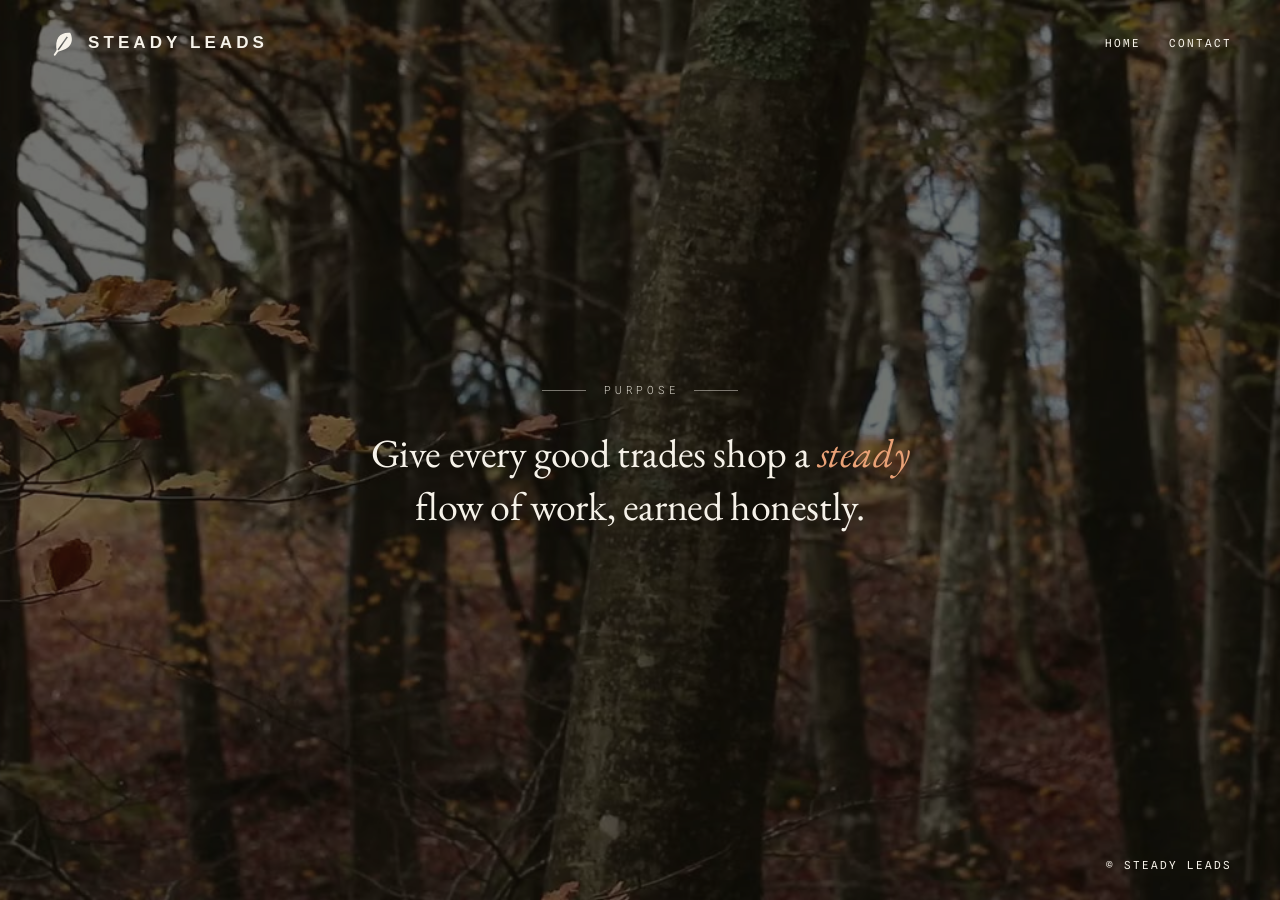
<file: index.html>
<!DOCTYPE html>
<html lang="en">
<head>
<meta charset="utf-8">
<meta name="viewport" content="width=device-width, initial-scale=1">
<title>Steady Leads</title>
<meta name="description" content="Steady Leads: marketing for the trades.">
<link rel="icon" href="assets/favicon.svg" type="image/svg+xml">
<link rel="preconnect" href="https://fonts.googleapis.com">
<link rel="preconnect" href="https://fonts.gstatic.com" crossorigin>
<link href="https://fonts.googleapis.com/css2?family=EB+Garamond:ital,wght@0,400;1,400&family=Spline+Sans+Mono:wght@300;400;500&display=swap" rel="stylesheet">
<style>
/* Landing: one full-screen forest video, a purpose statement, nothing else. Single dark theme by choice. */
:root {
  color-scheme: dark;
  --cream: #F6F2E9;
  --leaf: #E9A176;
  --shade: rgba(14, 16, 12, 0.58);
  --serif: "EB Garamond", Garamond, Georgia, serif;
  --mono: "Spline Sans Mono", ui-monospace, Menlo, Consolas, monospace;
}
* { box-sizing: border-box; }
html, body { height: 100%; }
body { margin: 0; background: #14170F; color: var(--cream); font-family: var(--mono); overflow: hidden; }
.bg { position: fixed; inset: 0; width: 100%; height: 100%; object-fit: cover; background-size: cover; background-position: center; }
.shade { position: fixed; inset: 0; background: var(--shade); }
.phone .shade { background: rgba(14, 16, 12, 0.66); }
.frame { position: relative; height: 100%; display: flex; flex-direction: column; padding: 28px 48px; }
.top { display: flex; align-items: center; justify-content: space-between; gap: 20px; }
.logo { display: flex; align-items: center; gap: 10px; color: var(--cream); text-decoration: none; font-family: "Trebuchet MS", "Lucida Grande", Arial, sans-serif; font-weight: 700; font-size: 17px; letter-spacing: .24em; text-transform: uppercase; }
.links { display: flex; gap: 28px; }
.links a, .foot { font-size: 11px; letter-spacing: .18em; text-transform: uppercase; color: var(--cream); text-decoration: none; }
.links a { padding: 8px 0; }
.links a:hover { text-decoration: underline; text-underline-offset: 5px; }
:focus-visible { outline: 2px solid var(--cream); outline-offset: 4px; }
.mid { flex: 1; display: flex; flex-direction: column; align-items: center; justify-content: center; text-align: center; gap: 30px; padding: 24px 0; }
.label { display: flex; align-items: center; gap: 18px; font-size: 11px; font-weight: 300; letter-spacing: .34em; text-transform: uppercase; color: rgba(246, 242, 233, .8); }
.label span { margin-right: -.34em; }
.label::before, .label::after { content: ""; width: 44px; height: 1px; background: rgba(246, 242, 233, .45); }
h1 { margin: 0; font-family: var(--serif); font-weight: 400; font-size: clamp(27px, 3.7vw, 40px); line-height: 1.32; letter-spacing: -.01em; max-width: 15.5em; text-wrap: balance; }
h1 em { color: var(--leaf); }
.foot { align-self: flex-end; }
@media (max-width: 600px) { .frame { padding: 22px 20px; } .logo { font-size: 14px; letter-spacing: .18em; } .links { gap: 18px; } }
</style>
</head>
<body>
<video class="bg" id="bg" muted loop playsinline preload="auto" aria-hidden="true" tabindex="-1"></video>
<div class="shade"></div>
<div class="frame">
  <div class="top">
    <a class="logo" href="home.html" aria-label="Steady Leads home">
      <svg width="30" height="30" viewBox="0 0 24 24" aria-hidden="true"><g transform="rotate(35 12 12)"><path fill-rule="evenodd" d="M12 2C18.5 5.5 20.5 12.5 12 20.5C3.5 12.5 5.5 5.5 12 2ZM11.4 6V19H12.6V6Z" fill="#F6F2E9"/><path d="M12 19.5V23.5" stroke="#F6F2E9" stroke-width="1.6" stroke-linecap="round"/></g></svg>
      Steady Leads
    </a>
    <div class="links">
      <a href="home.html" id="l-home">Home</a>
      <a href="home.html#contact" id="l-contact">Contact</a>
    </div>
  </div>
  <main class="mid">
    <div class="label"><span id="l-label">Purpose</span></div>
    <h1 id="l-purpose">Give every good trades shop a <em>steady</em> flow of work, earned honestly.</h1>
  </main>
  <div class="foot">© Steady Leads</div>
</div>
<script>
// Phones get a tall crop of the golden-leaves clip; wider screens get the forest trunk.
const phone = window.matchMedia("(max-width: 760px)").matches;
const pick = phone ? "forest-mobile" : "forest-2";
if (phone) document.documentElement.classList.add("phone");
const v = document.getElementById("bg");
v.poster = "assets/" + pick + ".jpg";
v.style.backgroundImage = "url(assets/" + pick + ".jpg)";
const still = window.matchMedia("(prefers-reduced-motion: reduce)").matches;
if (!still) {
  v.src = "assets/" + pick + ".mp4";
  const p = v.play();
  if (p && p.catch) p.catch(() => {});
}
// Follow the language chosen on the rest of the site.
let lang = null;
try { lang = localStorage.getItem("sl-lang"); } catch (e) {}
if (lang === "es") {
  document.documentElement.lang = "es";
  document.getElementById("l-home").textContent = "Inicio";
  document.getElementById("l-contact").textContent = "Contacto";
  document.getElementById("l-label").textContent = "Propósito";
  document.getElementById("l-purpose").innerHTML = "Darle a cada buen negocio de oficios un flujo <em>constante</em> de trabajo, ganado con honestidad.";
}
</script>
</body>
</html>
</file>
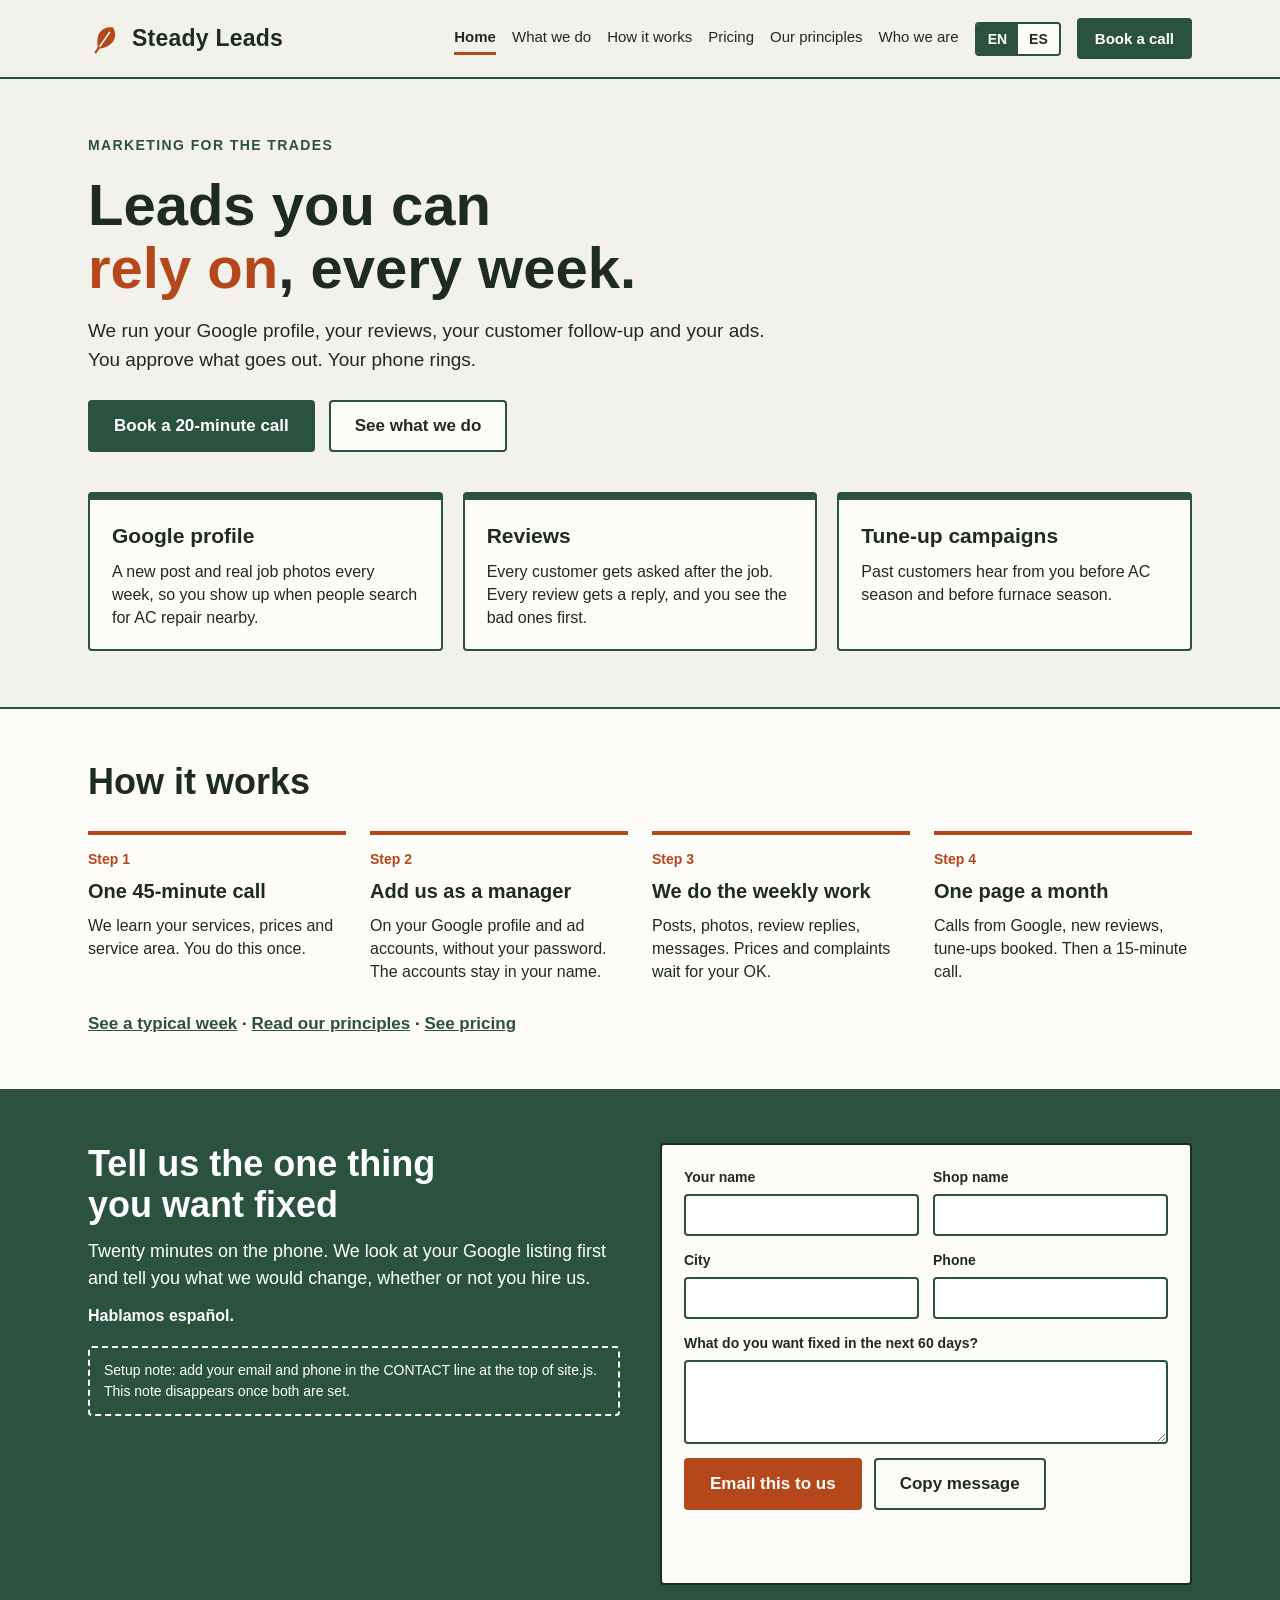
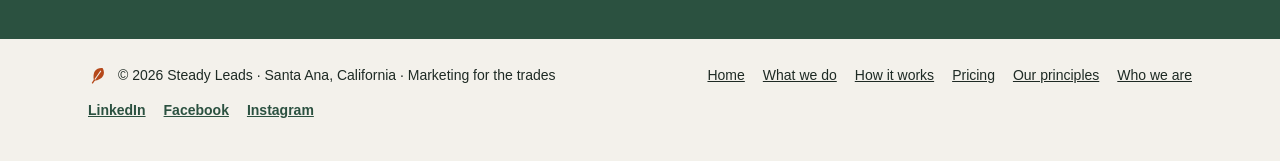
<file: home.html>
<!DOCTYPE html>
<html lang="en">
<head>
<meta charset="utf-8">
<meta name="viewport" content="width=device-width, initial-scale=1">
<title>Home | Steady Leads</title>
<meta name="description" content="Steady Leads: marketing for the trades. Google profile, reviews, customer follow-up and Google and Facebook ads, run every week.">
<link rel="icon" href="assets/favicon.svg" type="image/svg+xml">
<link rel="stylesheet" href="site.css">
</head>
<body>
<header>
  <div class="wrap bar">
    <a class="mark" href="index.html" aria-label="Steady Leads home"><svg width="34" height="34" viewBox="0 0 24 24" aria-hidden="true"><path d="M12 2C18.5 5.5 20.5 12.5 12 20.5C3.5 12.5 5.5 5.5 12 2Z" fill="#B5481A" transform="rotate(35 12 12)"/><path d="M12 6V19" stroke="#F3F1EB" stroke-width="1.2" transform="rotate(35 12 12)"/><path d="M12 19.5V23.5" stroke="#B5481A" stroke-width="1.6" stroke-linecap="round" transform="rotate(35 12 12)"/></svg> Steady Leads</a>
    <nav aria-label="Pages"><a href="home.html" data-i18n="nav0" aria-current="page">Home</a><a href="what-we-do.html" data-i18n="nav1">What we do</a><a href="how-it-works.html" data-i18n="nav2">How it works</a><a href="pricing.html" data-i18n="nav5">Pricing</a><a href="our-principles.html" data-i18n="nav3">Our principles</a><a href="who-we-are.html" data-i18n="nav4">Who we are</a></nav>
    <div class="lang" role="group" aria-label="Language">
      <button type="button" id="lang-en" aria-pressed="true">EN</button>
      <button type="button" id="lang-es" aria-pressed="false">ES</button>
    </div>
    <a class="btn small" href="#contact" data-i18n="navcta">Book a call</a>
  </div>
</header>
<main id="top">

  <div class="wrap hero">
    <div class="eyebrow" data-i18n="eyebrow">Marketing for the trades</div>
    <h1 data-i18n="h1">Leads you can <em>rely on</em>, every week.</h1>
    <p class="lede" data-i18n="lede">We run your Google profile, your reviews, your customer follow-up and your ads. You approve what goes out. Your phone rings.</p>
    <div class="row">
      <a class="btn" href="#contact" data-i18n="cta1">Book a 20-minute call</a>
      <a class="btn light" href="what-we-do.html" data-i18n="cta2">See what we do</a>
    </div>
  </div>

  <div class="wrap three pad">
    <div class="box top"><h3 data-i18n="s1h">Google profile</h3><p data-i18n="s1p">A new post and real job photos every week, so you show up when people search for AC repair nearby.</p></div>
    <div class="box top"><h3 data-i18n="s2h">Reviews</h3><p data-i18n="s2p">Every customer gets asked after the job. Every review gets a reply, and you see the bad ones first.</p></div>
    <div class="box top"><h3 data-i18n="s3h">Tune-up campaigns</h3><p data-i18n="s3p">Past customers hear from you before AC season and before furnace season.</p></div>
  </div>

  <section class="band">
    <div class="wrap">
      <h2 data-i18n="h_h">How it works</h2>
      <ol class="steps">
        <li><div class="n" data-i18n="n1">Step 1</div><h3 data-i18n="h1h">One 45-minute call</h3><p data-i18n="h1p">We learn your services, prices and service area. You do this once.</p></li>
        <li><div class="n" data-i18n="n2">Step 2</div><h3 data-i18n="h2h">Add us as a manager</h3><p data-i18n="h2p">On your Google profile and ad accounts, without your password. The accounts stay in your name.</p></li>
        <li><div class="n" data-i18n="n3">Step 3</div><h3 data-i18n="h3h">We do the weekly work</h3><p data-i18n="h3p">Posts, photos, review replies, messages. Prices and complaints wait for your OK.</p></li>
        <li><div class="n" data-i18n="n4">Step 4</div><h3 data-i18n="h4h">One page a month</h3><p data-i18n="h4p">Calls from Google, new reviews, tune-ups booked. Then a 15-minute call.</p></li>
      </ol>
      <p class="more"><a href="how-it-works.html" data-i18n="more_how">See a typical week</a> · <a href="our-principles.html" data-i18n="more_pr">Read our principles</a> · <a href="pricing.html" data-i18n="see_pr">See pricing</a></p>
    </div>
  </section>

  <section class="contact" id="contact">
    <div class="wrap contact-grid">
      <div>
        <h2 data-i18n="cta_h">Tell us the one thing you want fixed</h2>
        <p data-i18n="cta_p">Twenty minutes on the phone. We look at your Google listing first and tell you what we would change, whether or not you hire us.</p>
        <p class="es" data-i18n="c_es">Hablamos español.</p>
        <ul class="reach" id="reach"></ul>
        <div class="setup" id="setup" hidden>Setup note: add your email and phone in the CONTACT line at the top of site.js. This note disappears once both are set.</div>
      </div>
      <form id="lead" novalidate>
        <div class="field"><label for="f-name" data-i18n="l1">Your name</label><input id="f-name" autocomplete="name" required></div>
        <div class="field"><label for="f-shop" data-i18n="l2">Shop name</label><input id="f-shop" autocomplete="organization" required></div>
        <div class="field"><label for="f-city" data-i18n="l3">City</label><input id="f-city" autocomplete="address-level2"></div>
        <div class="field"><label for="f-phone" data-i18n="l4">Phone</label><input id="f-phone" type="tel" autocomplete="tel" required></div>
        <div class="field wide"><label for="f-fix" data-i18n="l5">What do you want fixed in the next 60 days?</label><textarea id="f-fix"></textarea></div>
        <div class="actions">
          <button class="btn orange" type="submit" data-i18n="send">Email this to us</button>
          <button class="btn light" type="button" id="copy" data-i18n="copy">Copy message</button>
        </div>
        <p class="status" id="status" role="status"></p>
      </form>
    </div>
  </section>
</main>
<footer>
  <div class="wrap foot">
    <div class="foot-brand"><svg width="20" height="20" viewBox="0 0 24 24" aria-hidden="true"><path d="M12 2C18.5 5.5 20.5 12.5 12 20.5C3.5 12.5 5.5 5.5 12 2Z" fill="#B5481A" transform="rotate(35 12 12)"/><path d="M12 6V19" stroke="#F3F1EB" stroke-width="1.2" transform="rotate(35 12 12)"/><path d="M12 19.5V23.5" stroke="#B5481A" stroke-width="1.6" stroke-linecap="round" transform="rotate(35 12 12)"/></svg> <span>© 2026 Steady Leads · Santa Ana, California · <span data-i18n="foot">Marketing for the trades</span></span></div>
    <div class="foot-links"><a href="home.html" data-i18n="nav0">Home</a><a href="what-we-do.html" data-i18n="nav1">What we do</a><a href="how-it-works.html" data-i18n="nav2">How it works</a><a href="pricing.html" data-i18n="nav5">Pricing</a><a href="our-principles.html" data-i18n="nav3">Our principles</a><a href="who-we-are.html" data-i18n="nav4">Who we are</a></div>
    <div class="foot-links social" aria-label="Social media">
      <a href="#" data-social="linkedin">LinkedIn</a>
      <a href="#" data-social="facebook">Facebook</a>
      <a href="#" data-social="instagram">Instagram</a>
    </div>
  </div>
</footer>
<script src="site.js"></script>
</body>
</html>
</file>
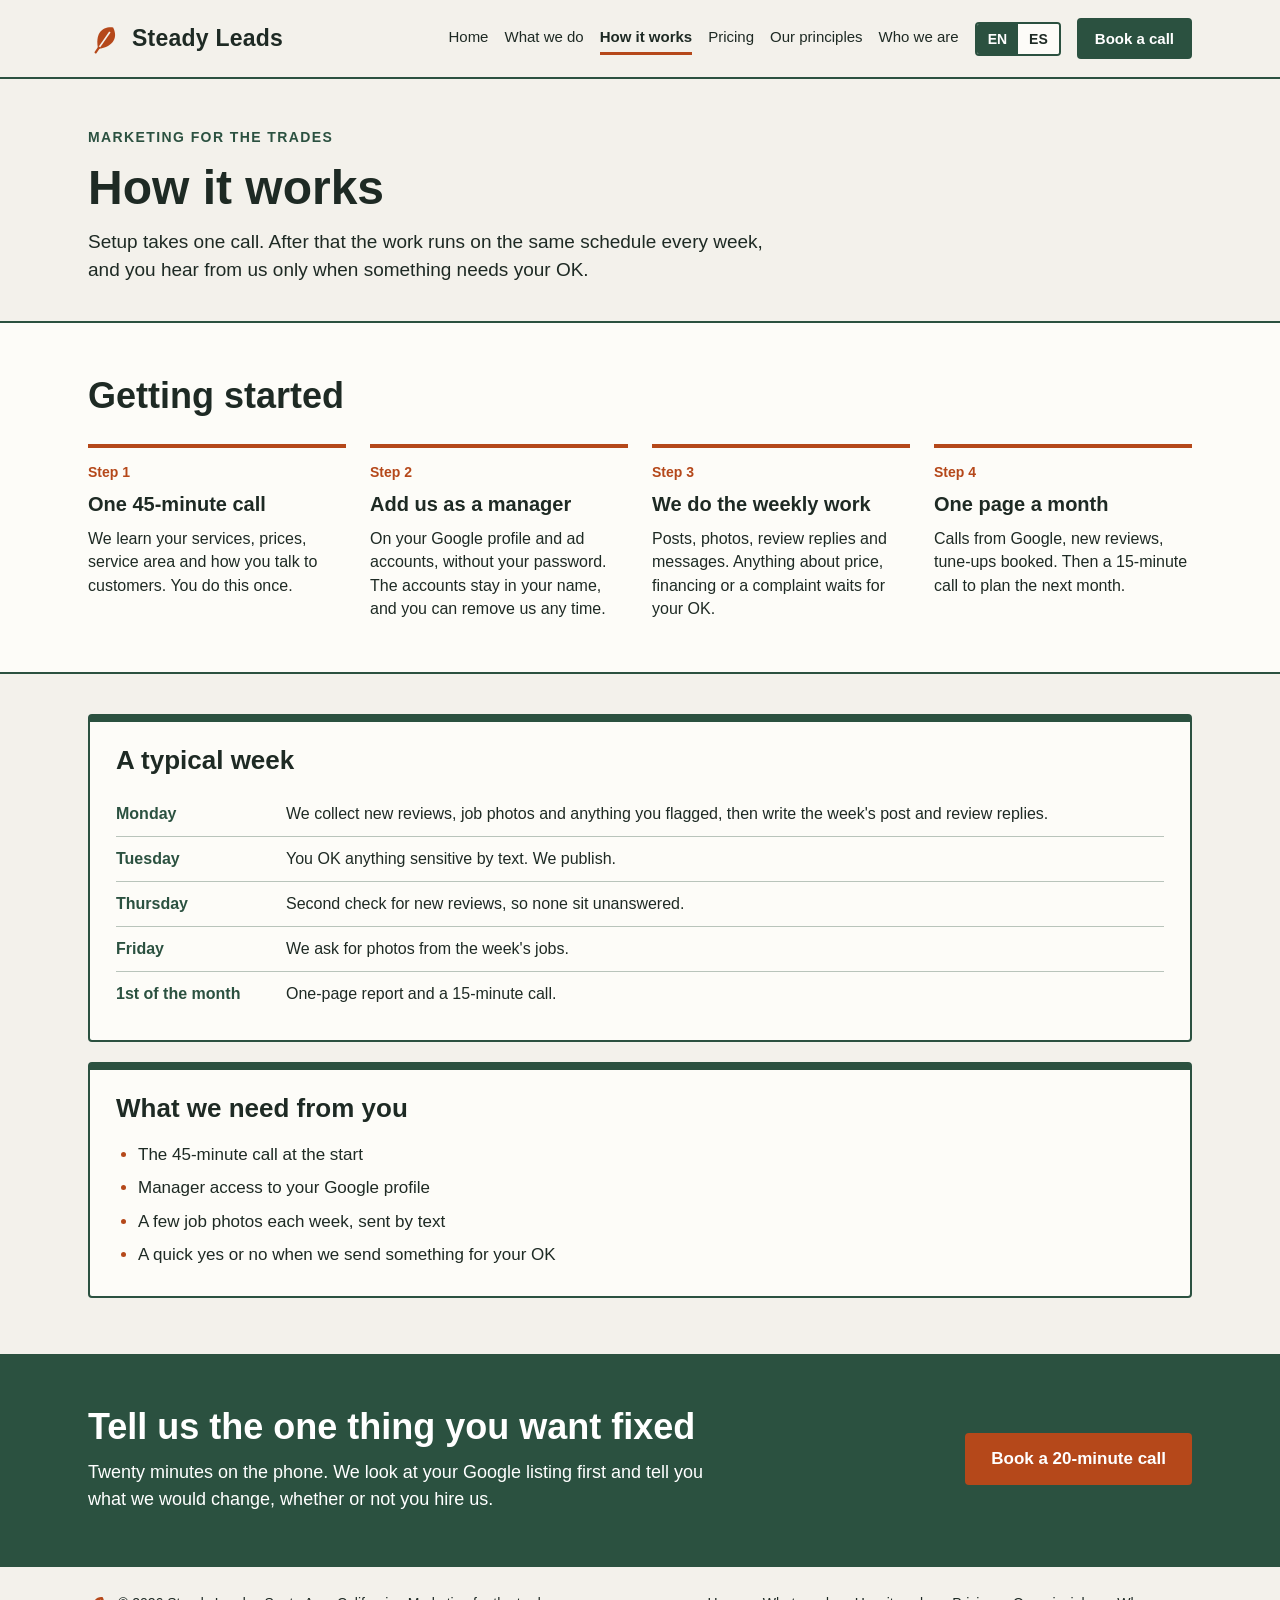
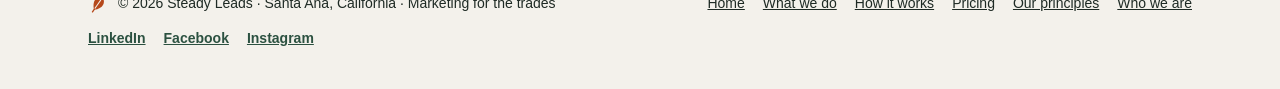
<file: how-it-works.html>
<!DOCTYPE html>
<html lang="en">
<head>
<meta charset="utf-8">
<meta name="viewport" content="width=device-width, initial-scale=1">
<title>How it works | Steady Leads</title>
<meta name="description" content="Steady Leads: marketing for the trades. Google profile, reviews, customer follow-up and Google and Facebook ads, run every week.">
<link rel="icon" href="assets/favicon.svg" type="image/svg+xml">
<link rel="stylesheet" href="site.css">
</head>
<body>
<header>
  <div class="wrap bar">
    <a class="mark" href="index.html" aria-label="Steady Leads home"><svg width="34" height="34" viewBox="0 0 24 24" aria-hidden="true"><path d="M12 2C18.5 5.5 20.5 12.5 12 20.5C3.5 12.5 5.5 5.5 12 2Z" fill="#B5481A" transform="rotate(35 12 12)"/><path d="M12 6V19" stroke="#F3F1EB" stroke-width="1.2" transform="rotate(35 12 12)"/><path d="M12 19.5V23.5" stroke="#B5481A" stroke-width="1.6" stroke-linecap="round" transform="rotate(35 12 12)"/></svg> Steady Leads</a>
    <nav aria-label="Pages"><a href="home.html" data-i18n="nav0">Home</a><a href="what-we-do.html" data-i18n="nav1">What we do</a><a href="how-it-works.html" data-i18n="nav2" aria-current="page">How it works</a><a href="pricing.html" data-i18n="nav5">Pricing</a><a href="our-principles.html" data-i18n="nav3">Our principles</a><a href="who-we-are.html" data-i18n="nav4">Who we are</a></nav>
    <div class="lang" role="group" aria-label="Language">
      <button type="button" id="lang-en" aria-pressed="true">EN</button>
      <button type="button" id="lang-es" aria-pressed="false">ES</button>
    </div>
    <a class="btn small" href="home.html#contact" data-i18n="navcta">Book a call</a>
  </div>
</header>
<main id="top">

  <div class="wrap page-head">
    <div class="eyebrow" data-i18n="eyebrow">Marketing for the trades</div>
    <h1 data-i18n="h_h">How it works</h1>
    <p class="lede" data-i18n="hw_p">Setup takes one call. After that the work runs on the same schedule every week, and you hear from us only when something needs your OK.</p>
  </div>
  <section class="band">
    <div class="wrap">
      <h2 data-i18n="hw_s">Getting started</h2>
      <ol class="steps">
        <li><div class="n" data-i18n="n1">Step 1</div><h3 data-i18n="h1h">One 45-minute call</h3><p data-i18n="hw1">We learn your services, prices, service area and how you talk to customers. You do this once.</p></li>
        <li><div class="n" data-i18n="n2">Step 2</div><h3 data-i18n="h2h">Add us as a manager</h3><p data-i18n="hw2">On your Google profile and ad accounts, without your password. The accounts stay in your name, and you can remove us any time.</p></li>
        <li><div class="n" data-i18n="n3">Step 3</div><h3 data-i18n="h3h">We do the weekly work</h3><p data-i18n="hw3">Posts, photos, review replies and messages. Anything about price, financing or a complaint waits for your OK.</p></li>
        <li><div class="n" data-i18n="n4">Step 4</div><h3 data-i18n="h4h">One page a month</h3><p data-i18n="hw4">Calls from Google, new reviews, tune-ups booked. Then a 15-minute call to plan the next month.</p></li>
      </ol>
    </div>
  </section>
  <div class="wrap stack pad topgap">
    <div class="box top detail">
      <h2 data-i18n="wk_h">A typical week</h2>
      <div class="scroll">
      <table>
        <tbody>
          <tr><th data-i18n="wk1d">Monday</th><td data-i18n="wk1">We collect new reviews, job photos and anything you flagged, then write the week's post and review replies.</td></tr>
          <tr><th data-i18n="wk2d">Tuesday</th><td data-i18n="wk2">You OK anything sensitive by text. We publish.</td></tr>
          <tr><th data-i18n="wk3d">Thursday</th><td data-i18n="wk3">Second check for new reviews, so none sit unanswered.</td></tr>
          <tr><th data-i18n="wk4d">Friday</th><td data-i18n="wk4">We ask for photos from the week's jobs.</td></tr>
          <tr><th data-i18n="wk5d">1st of the month</th><td data-i18n="wk5">One-page report and a 15-minute call.</td></tr>
        </tbody>
      </table>
      </div>
    </div>
    <div class="box top detail">
      <h2 data-i18n="nd_h">What we need from you</h2>
      <ul>
        <li data-i18n="nd1">The 45-minute call at the start</li>
        <li data-i18n="nd2">Manager access to your Google profile</li>
        <li data-i18n="nd3">A few job photos each week, sent by text</li>
        <li data-i18n="nd4">A quick yes or no when we send something for your OK</li>
      </ul>
    </div>
  </div>
  <section class="contact">
    <div class="wrap cta-row">
      <div>
        <h2 data-i18n="cta_h">Tell us the one thing you want fixed</h2>
        <p data-i18n="cta_p">Twenty minutes on the phone. We look at your Google listing first and tell you what we would change, whether or not you hire us.</p>
      </div>
      <a class="btn orange" href="home.html#contact" data-i18n="cta1">Book a 20-minute call</a>
    </div>
  </section>
</main>
<footer>
  <div class="wrap foot">
    <div class="foot-brand"><svg width="20" height="20" viewBox="0 0 24 24" aria-hidden="true"><path d="M12 2C18.5 5.5 20.5 12.5 12 20.5C3.5 12.5 5.5 5.5 12 2Z" fill="#B5481A" transform="rotate(35 12 12)"/><path d="M12 6V19" stroke="#F3F1EB" stroke-width="1.2" transform="rotate(35 12 12)"/><path d="M12 19.5V23.5" stroke="#B5481A" stroke-width="1.6" stroke-linecap="round" transform="rotate(35 12 12)"/></svg> <span>© 2026 Steady Leads · Santa Ana, California · <span data-i18n="foot">Marketing for the trades</span></span></div>
    <div class="foot-links"><a href="home.html" data-i18n="nav0">Home</a><a href="what-we-do.html" data-i18n="nav1">What we do</a><a href="how-it-works.html" data-i18n="nav2">How it works</a><a href="pricing.html" data-i18n="nav5">Pricing</a><a href="our-principles.html" data-i18n="nav3">Our principles</a><a href="who-we-are.html" data-i18n="nav4">Who we are</a></div>
    <div class="foot-links social" aria-label="Social media">
      <a href="#" data-social="linkedin">LinkedIn</a>
      <a href="#" data-social="facebook">Facebook</a>
      <a href="#" data-social="instagram">Instagram</a>
    </div>
  </div>
</footer>
<script src="site.js"></script>
</body>
</html>
</file>
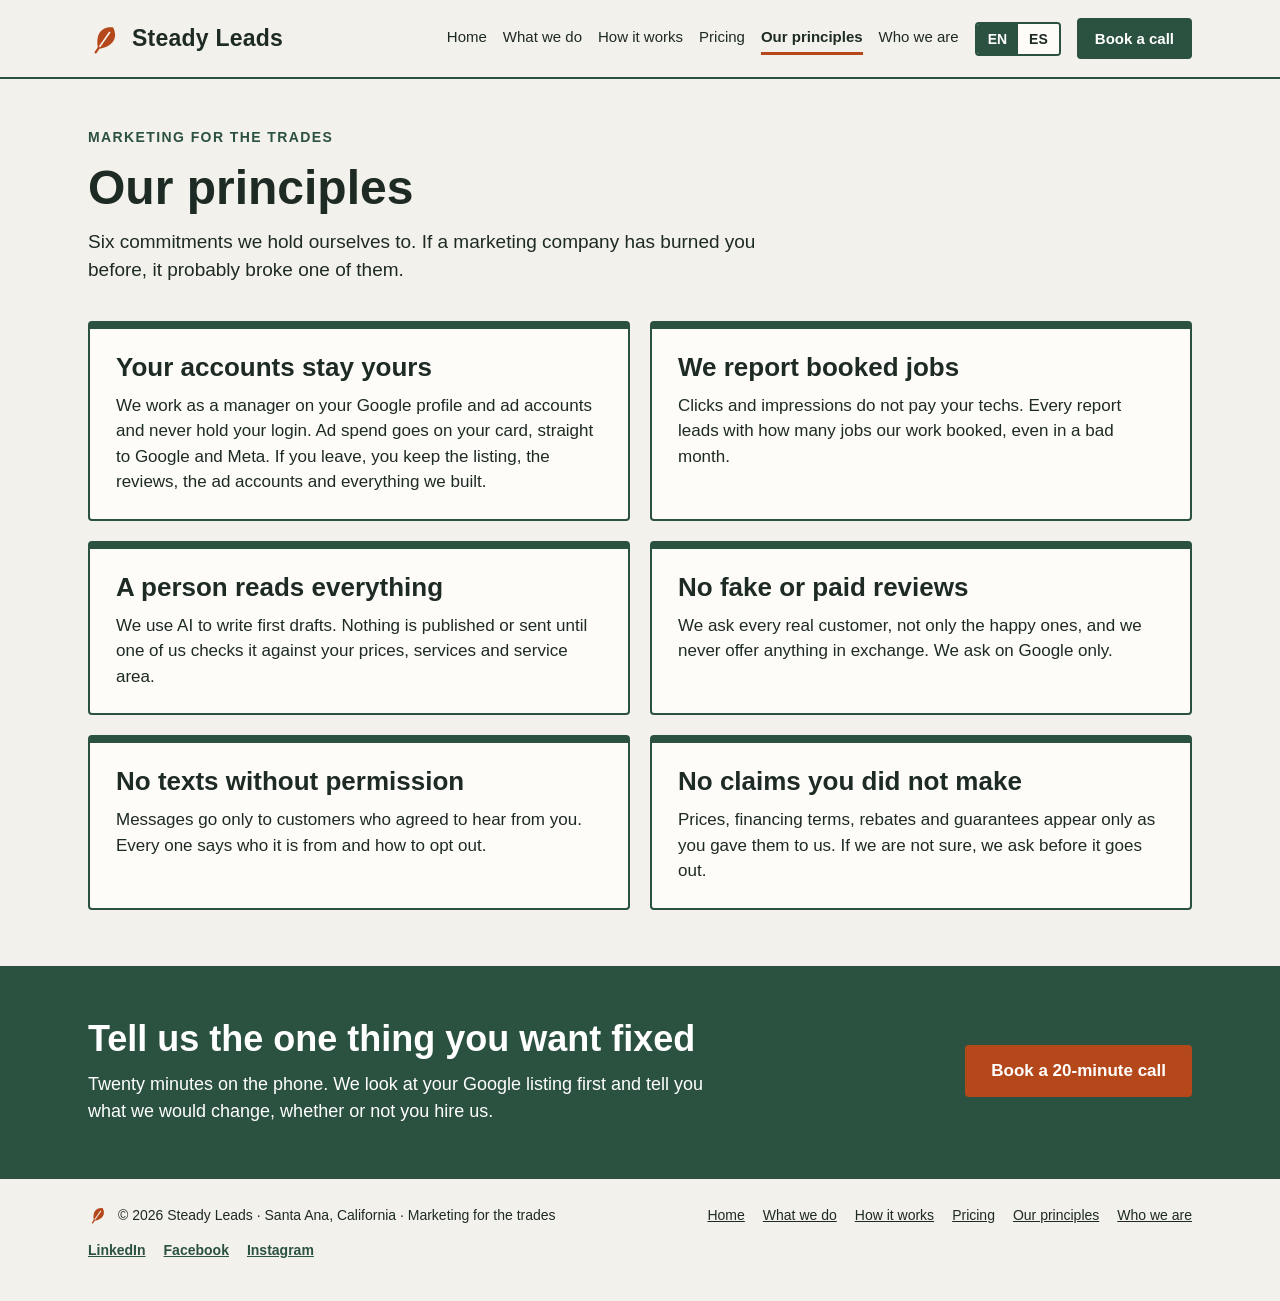
<file: our-principles.html>
<!DOCTYPE html>
<html lang="en">
<head>
<meta charset="utf-8">
<meta name="viewport" content="width=device-width, initial-scale=1">
<title>Our principles | Steady Leads</title>
<meta name="description" content="Steady Leads: marketing for the trades. Google profile, reviews, customer follow-up and Google and Facebook ads, run every week.">
<link rel="icon" href="assets/favicon.svg" type="image/svg+xml">
<link rel="stylesheet" href="site.css">
</head>
<body>
<header>
  <div class="wrap bar">
    <a class="mark" href="index.html" aria-label="Steady Leads home"><svg width="34" height="34" viewBox="0 0 24 24" aria-hidden="true"><path d="M12 2C18.5 5.5 20.5 12.5 12 20.5C3.5 12.5 5.5 5.5 12 2Z" fill="#B5481A" transform="rotate(35 12 12)"/><path d="M12 6V19" stroke="#F3F1EB" stroke-width="1.2" transform="rotate(35 12 12)"/><path d="M12 19.5V23.5" stroke="#B5481A" stroke-width="1.6" stroke-linecap="round" transform="rotate(35 12 12)"/></svg> Steady Leads</a>
    <nav aria-label="Pages"><a href="home.html" data-i18n="nav0">Home</a><a href="what-we-do.html" data-i18n="nav1">What we do</a><a href="how-it-works.html" data-i18n="nav2">How it works</a><a href="pricing.html" data-i18n="nav5">Pricing</a><a href="our-principles.html" data-i18n="nav3" aria-current="page">Our principles</a><a href="who-we-are.html" data-i18n="nav4">Who we are</a></nav>
    <div class="lang" role="group" aria-label="Language">
      <button type="button" id="lang-en" aria-pressed="true">EN</button>
      <button type="button" id="lang-es" aria-pressed="false">ES</button>
    </div>
    <a class="btn small" href="home.html#contact" data-i18n="navcta">Book a call</a>
  </div>
</header>
<main id="top">

  <div class="wrap page-head">
    <div class="eyebrow" data-i18n="eyebrow">Marketing for the trades</div>
    <h1 data-i18n="p_h">Our principles</h1>
    <p class="lede" data-i18n="p_p">Six commitments we hold ourselves to. If a marketing company has burned you before, it probably broke one of them.</p>
  </div>
  <div class="wrap two pad">
    <div class="box top detail"><h2 data-i18n="r1h">Your accounts stay yours</h2><p data-i18n="p1">We work as a manager on your Google profile and ad accounts and never hold your login. Ad spend goes on your card, straight to Google and Meta. If you leave, you keep the listing, the reviews, the ad accounts and everything we built.</p></div>
    <div class="box top detail"><h2 data-i18n="r2h">We report booked jobs</h2><p data-i18n="p2">Clicks and impressions do not pay your techs. Every report leads with how many jobs our work booked, even in a bad month.</p></div>
    <div class="box top detail"><h2 data-i18n="r3h">A person reads everything</h2><p data-i18n="p3">We use AI to write first drafts. Nothing is published or sent until one of us checks it against your prices, services and service area.</p></div>
    <div class="box top detail"><h2 data-i18n="r4h">No fake or paid reviews</h2><p data-i18n="p4">We ask every real customer, not only the happy ones, and we never offer anything in exchange. We ask on Google only.</p></div>
    <div class="box top detail"><h2 data-i18n="r5h">No texts without permission</h2><p data-i18n="p5">Messages go only to customers who agreed to hear from you. Every one says who it is from and how to opt out.</p></div>
    <div class="box top detail"><h2 data-i18n="r6h">No claims you did not make</h2><p data-i18n="p6">Prices, financing terms, rebates and guarantees appear only as you gave them to us. If we are not sure, we ask before it goes out.</p></div>
  </div>
  <section class="contact">
    <div class="wrap cta-row">
      <div>
        <h2 data-i18n="cta_h">Tell us the one thing you want fixed</h2>
        <p data-i18n="cta_p">Twenty minutes on the phone. We look at your Google listing first and tell you what we would change, whether or not you hire us.</p>
      </div>
      <a class="btn orange" href="home.html#contact" data-i18n="cta1">Book a 20-minute call</a>
    </div>
  </section>
</main>
<footer>
  <div class="wrap foot">
    <div class="foot-brand"><svg width="20" height="20" viewBox="0 0 24 24" aria-hidden="true"><path d="M12 2C18.5 5.5 20.5 12.5 12 20.5C3.5 12.5 5.5 5.5 12 2Z" fill="#B5481A" transform="rotate(35 12 12)"/><path d="M12 6V19" stroke="#F3F1EB" stroke-width="1.2" transform="rotate(35 12 12)"/><path d="M12 19.5V23.5" stroke="#B5481A" stroke-width="1.6" stroke-linecap="round" transform="rotate(35 12 12)"/></svg> <span>© 2026 Steady Leads · Santa Ana, California · <span data-i18n="foot">Marketing for the trades</span></span></div>
    <div class="foot-links"><a href="home.html" data-i18n="nav0">Home</a><a href="what-we-do.html" data-i18n="nav1">What we do</a><a href="how-it-works.html" data-i18n="nav2">How it works</a><a href="pricing.html" data-i18n="nav5">Pricing</a><a href="our-principles.html" data-i18n="nav3">Our principles</a><a href="who-we-are.html" data-i18n="nav4">Who we are</a></div>
    <div class="foot-links social" aria-label="Social media">
      <a href="#" data-social="linkedin">LinkedIn</a>
      <a href="#" data-social="facebook">Facebook</a>
      <a href="#" data-social="instagram">Instagram</a>
    </div>
  </div>
</footer>
<script src="site.js"></script>
</body>
</html>
</file>
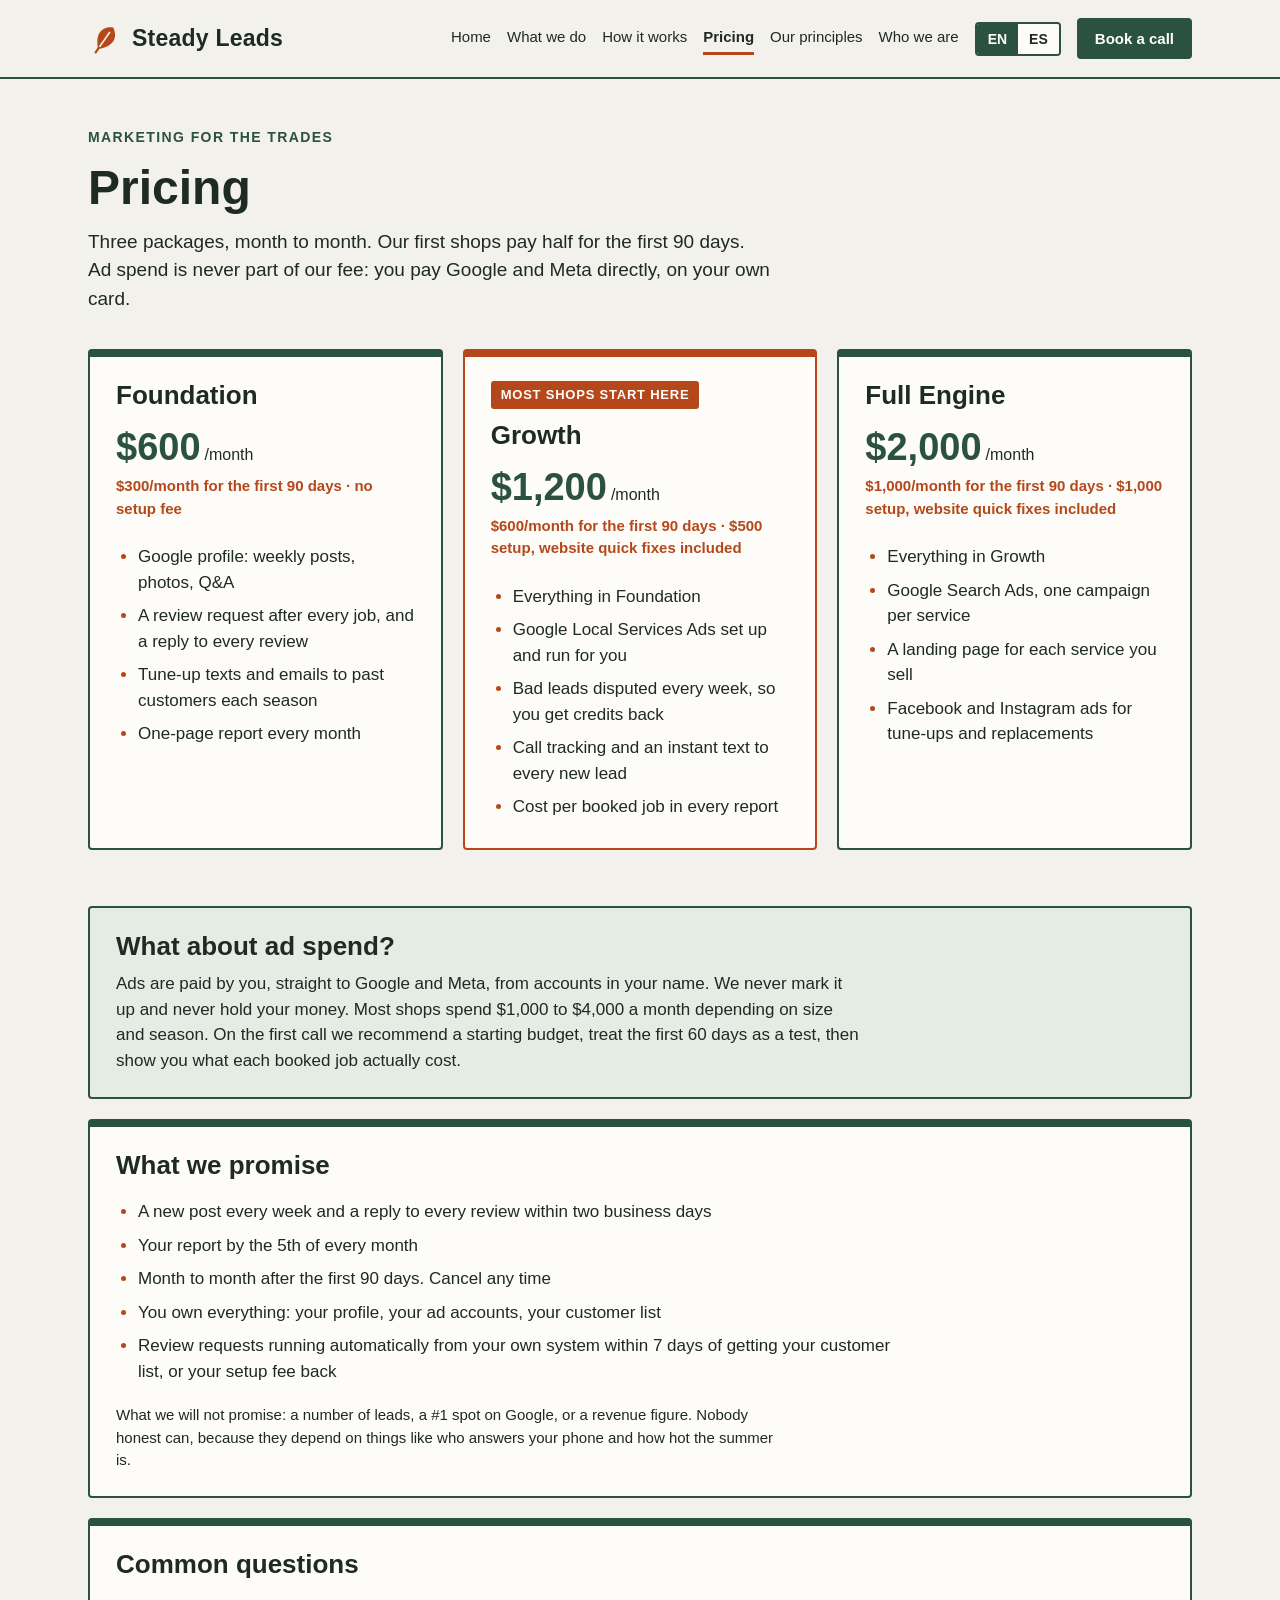
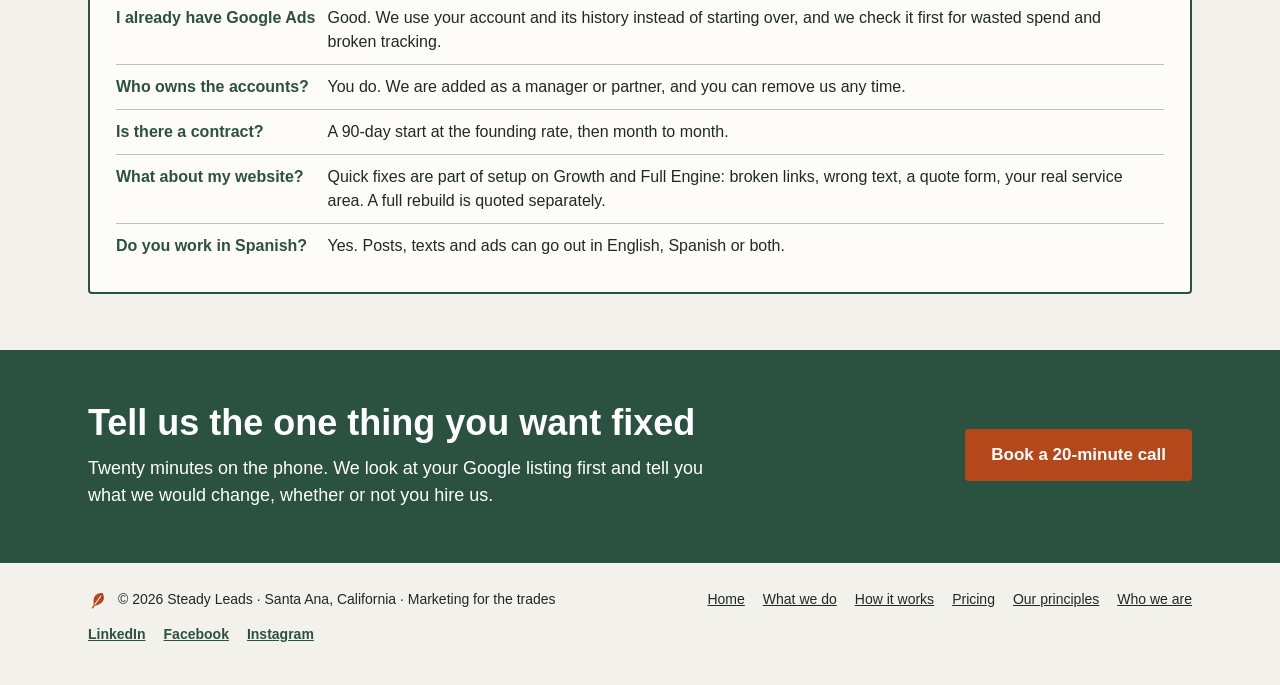
<file: pricing.html>
<!DOCTYPE html>
<html lang="en">
<head>
<meta charset="utf-8">
<meta name="viewport" content="width=device-width, initial-scale=1">
<title>Pricing | Steady Leads</title>
<meta name="description" content="Steady Leads: marketing for the trades. Google profile, reviews, customer follow-up and Google and Facebook ads, run every week.">
<link rel="icon" href="assets/favicon.svg" type="image/svg+xml">
<link rel="stylesheet" href="site.css">
</head>
<body>
<header>
  <div class="wrap bar">
    <a class="mark" href="index.html" aria-label="Steady Leads home"><svg width="34" height="34" viewBox="0 0 24 24" aria-hidden="true"><path d="M12 2C18.5 5.5 20.5 12.5 12 20.5C3.5 12.5 5.5 5.5 12 2Z" fill="#B5481A" transform="rotate(35 12 12)"/><path d="M12 6V19" stroke="#F3F1EB" stroke-width="1.2" transform="rotate(35 12 12)"/><path d="M12 19.5V23.5" stroke="#B5481A" stroke-width="1.6" stroke-linecap="round" transform="rotate(35 12 12)"/></svg> Steady Leads</a>
    <nav aria-label="Pages"><a href="home.html" data-i18n="nav0">Home</a><a href="what-we-do.html" data-i18n="nav1">What we do</a><a href="how-it-works.html" data-i18n="nav2">How it works</a><a href="pricing.html" data-i18n="nav5" aria-current="page">Pricing</a><a href="our-principles.html" data-i18n="nav3">Our principles</a><a href="who-we-are.html" data-i18n="nav4">Who we are</a></nav>
    <div class="lang" role="group" aria-label="Language">
      <button type="button" id="lang-en" aria-pressed="true">EN</button>
      <button type="button" id="lang-es" aria-pressed="false">ES</button>
    </div>
    <a class="btn small" href="home.html#contact" data-i18n="navcta">Book a call</a>
  </div>
</header>
<main id="top">

  <div class="wrap page-head">
    <div class="eyebrow" data-i18n="eyebrow">Marketing for the trades</div>
    <h1 data-i18n="pr_h">Pricing</h1>
    <p class="lede" data-i18n="pr_p">Three packages, month to month. Our first shops pay half for the first 90 days. Ad spend is never part of our fee: you pay Google and Meta directly, on your own card.</p>
  </div>
  <div class="wrap three pad">
    <div class="box top detail plan">
      <h2 data-i18n="pk1h">Foundation</h2>
      <p class="price"><span data-i18n="pk1m">$600</span><small data-i18n="permo">/month</small></p>
      <p class="founding" data-i18n="pk1f">$300/month for the first 90 days · no setup fee</p>
      <ul>
        <li data-i18n="pk1a">Google profile: weekly posts, photos, Q&amp;A</li>
        <li data-i18n="pk1b">A review request after every job, and a reply to every review</li>
        <li data-i18n="pk1c">Tune-up texts and emails to past customers each season</li>
        <li data-i18n="pk1d">One-page report every month</li>
      </ul>
    </div>
    <div class="box top detail plan pick">
      <div class="tag" data-i18n="pk2t">Most shops start here</div>
      <h2 data-i18n="pk2h">Growth</h2>
      <p class="price"><span data-i18n="pk2m">$1,200</span><small data-i18n="permo">/month</small></p>
      <p class="founding" data-i18n="pk2f">$600/month for the first 90 days · $500 setup, website quick fixes included</p>
      <ul>
        <li data-i18n="pk2a">Everything in Foundation</li>
        <li data-i18n="pk2b">Google Local Services Ads set up and run for you</li>
        <li data-i18n="pk2c">Bad leads disputed every week, so you get credits back</li>
        <li data-i18n="pk2d">Call tracking and an instant text to every new lead</li>
        <li data-i18n="pk2e">Cost per booked job in every report</li>
      </ul>
    </div>
    <div class="box top detail plan">
      <h2 data-i18n="pk3h">Full Engine</h2>
      <p class="price"><span data-i18n="pk3m">$2,000</span><small data-i18n="permo">/month</small></p>
      <p class="founding" data-i18n="pk3f">$1,000/month for the first 90 days · $1,000 setup, website quick fixes included</p>
      <ul>
        <li data-i18n="pk3a">Everything in Growth</li>
        <li data-i18n="pk3b">Google Search Ads, one campaign per service</li>
        <li data-i18n="pk3c">A landing page for each service you sell</li>
        <li data-i18n="pk3d">Facebook and Instagram ads for tune-ups and replacements</li>
      </ul>
    </div>
  </div>
  <div class="wrap stack pad">
    <div class="box detail soft">
      <h2 data-i18n="sp_h">What about ad spend?</h2>
      <p data-i18n="sp_p">Ads are paid by you, straight to Google and Meta, from accounts in your name. We never mark it up and never hold your money. Most shops spend $1,000 to $4,000 a month depending on size and season. On the first call we recommend a starting budget, treat the first 60 days as a test, then show you what each booked job actually cost.</p>
    </div>
    <div class="box top detail">
      <h2 data-i18n="g_h">What we promise</h2>
      <ul>
        <li data-i18n="g1">A new post every week and a reply to every review within two business days</li>
        <li data-i18n="g2">Your report by the 5th of every month</li>
        <li data-i18n="g3">Month to month after the first 90 days. Cancel any time</li>
        <li data-i18n="g4">You own everything: your profile, your ad accounts, your customer list</li>
        <li data-i18n="g5">Review requests running automatically from your own system within 7 days of getting your customer list, or your setup fee back</li>
      </ul>
      <p class="note" data-i18n="g_no">What we will not promise: a number of leads, a #1 spot on Google, or a revenue figure. Nobody honest can, because they depend on things like who answers your phone and how hot the summer is.</p>
    </div>
    <div class="box top detail">
      <h2 data-i18n="fq_h">Common questions</h2>
      <div class="scroll">
      <table>
        <tbody>
          <tr><th data-i18n="fq1q">I already have Google Ads</th><td data-i18n="fq1a">Good. We use your account and its history instead of starting over, and we check it first for wasted spend and broken tracking.</td></tr>
          <tr><th data-i18n="fq2q">Who owns the accounts?</th><td data-i18n="fq2a">You do. We are added as a manager or partner, and you can remove us any time.</td></tr>
          <tr><th data-i18n="fq3q">Is there a contract?</th><td data-i18n="fq3a">A 90-day start at the founding rate, then month to month.</td></tr>
          <tr><th data-i18n="fq5q">What about my website?</th><td data-i18n="fq5a">Quick fixes are part of setup on Growth and Full Engine: broken links, wrong text, a quote form, your real service area. A full rebuild is quoted separately.</td></tr>
          <tr><th data-i18n="fq4q">Do you work in Spanish?</th><td data-i18n="fq4a">Yes. Posts, texts and ads can go out in English, Spanish or both.</td></tr>
        </tbody>
      </table>
      </div>
    </div>
  </div>
  <section class="contact">
    <div class="wrap cta-row">
      <div>
        <h2 data-i18n="cta_h">Tell us the one thing you want fixed</h2>
        <p data-i18n="cta_p">Twenty minutes on the phone. We look at your Google listing first and tell you what we would change, whether or not you hire us.</p>
      </div>
      <a class="btn orange" href="home.html#contact" data-i18n="cta1">Book a 20-minute call</a>
    </div>
  </section>
</main>
<footer>
  <div class="wrap foot">
    <div class="foot-brand"><svg width="20" height="20" viewBox="0 0 24 24" aria-hidden="true"><path d="M12 2C18.5 5.5 20.5 12.5 12 20.5C3.5 12.5 5.5 5.5 12 2Z" fill="#B5481A" transform="rotate(35 12 12)"/><path d="M12 6V19" stroke="#F3F1EB" stroke-width="1.2" transform="rotate(35 12 12)"/><path d="M12 19.5V23.5" stroke="#B5481A" stroke-width="1.6" stroke-linecap="round" transform="rotate(35 12 12)"/></svg> <span>© 2026 Steady Leads · Santa Ana, California · <span data-i18n="foot">Marketing for the trades</span></span></div>
    <div class="foot-links"><a href="home.html" data-i18n="nav0">Home</a><a href="what-we-do.html" data-i18n="nav1">What we do</a><a href="how-it-works.html" data-i18n="nav2">How it works</a><a href="pricing.html" data-i18n="nav5">Pricing</a><a href="our-principles.html" data-i18n="nav3">Our principles</a><a href="who-we-are.html" data-i18n="nav4">Who we are</a></div>
    <div class="foot-links social" aria-label="Social media">
      <a href="#" data-social="linkedin">LinkedIn</a>
      <a href="#" data-social="facebook">Facebook</a>
      <a href="#" data-social="instagram">Instagram</a>
    </div>
  </div>
</footer>
<script src="site.js"></script>
</body>
</html>
</file>
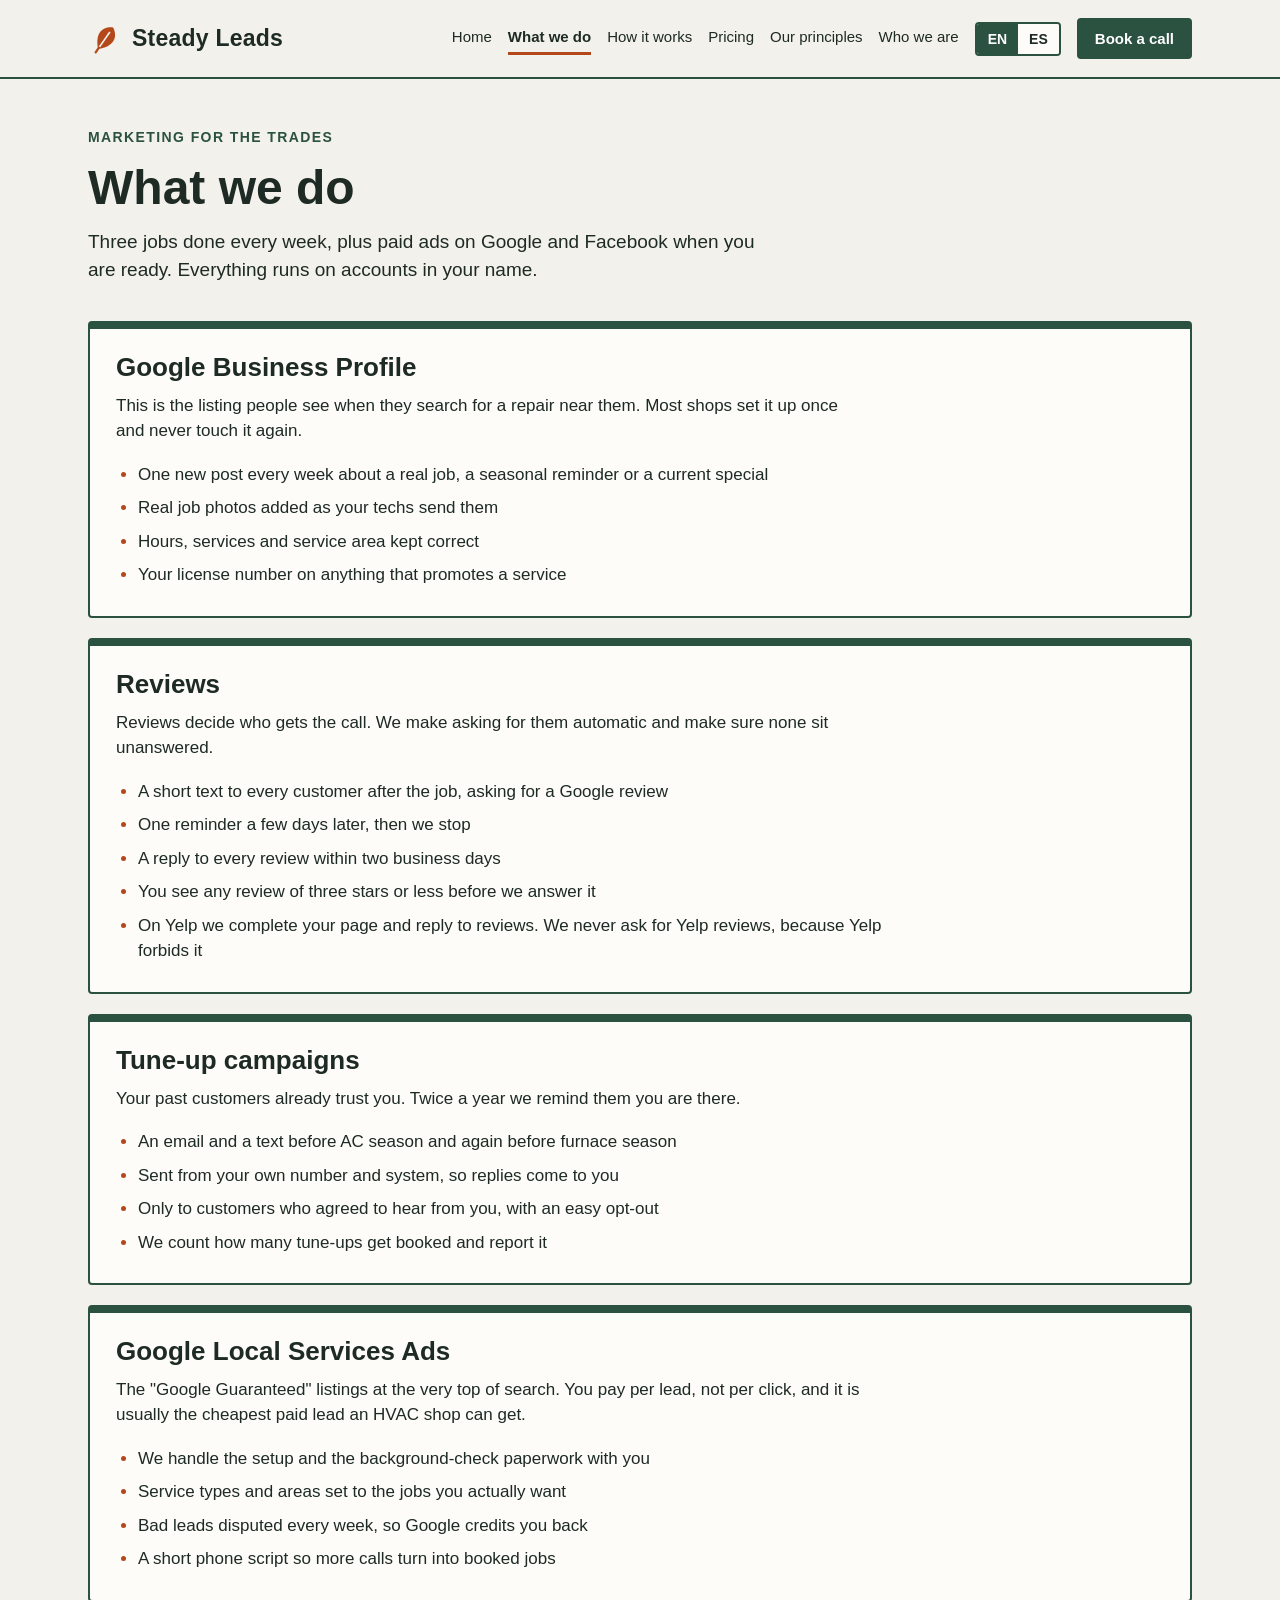
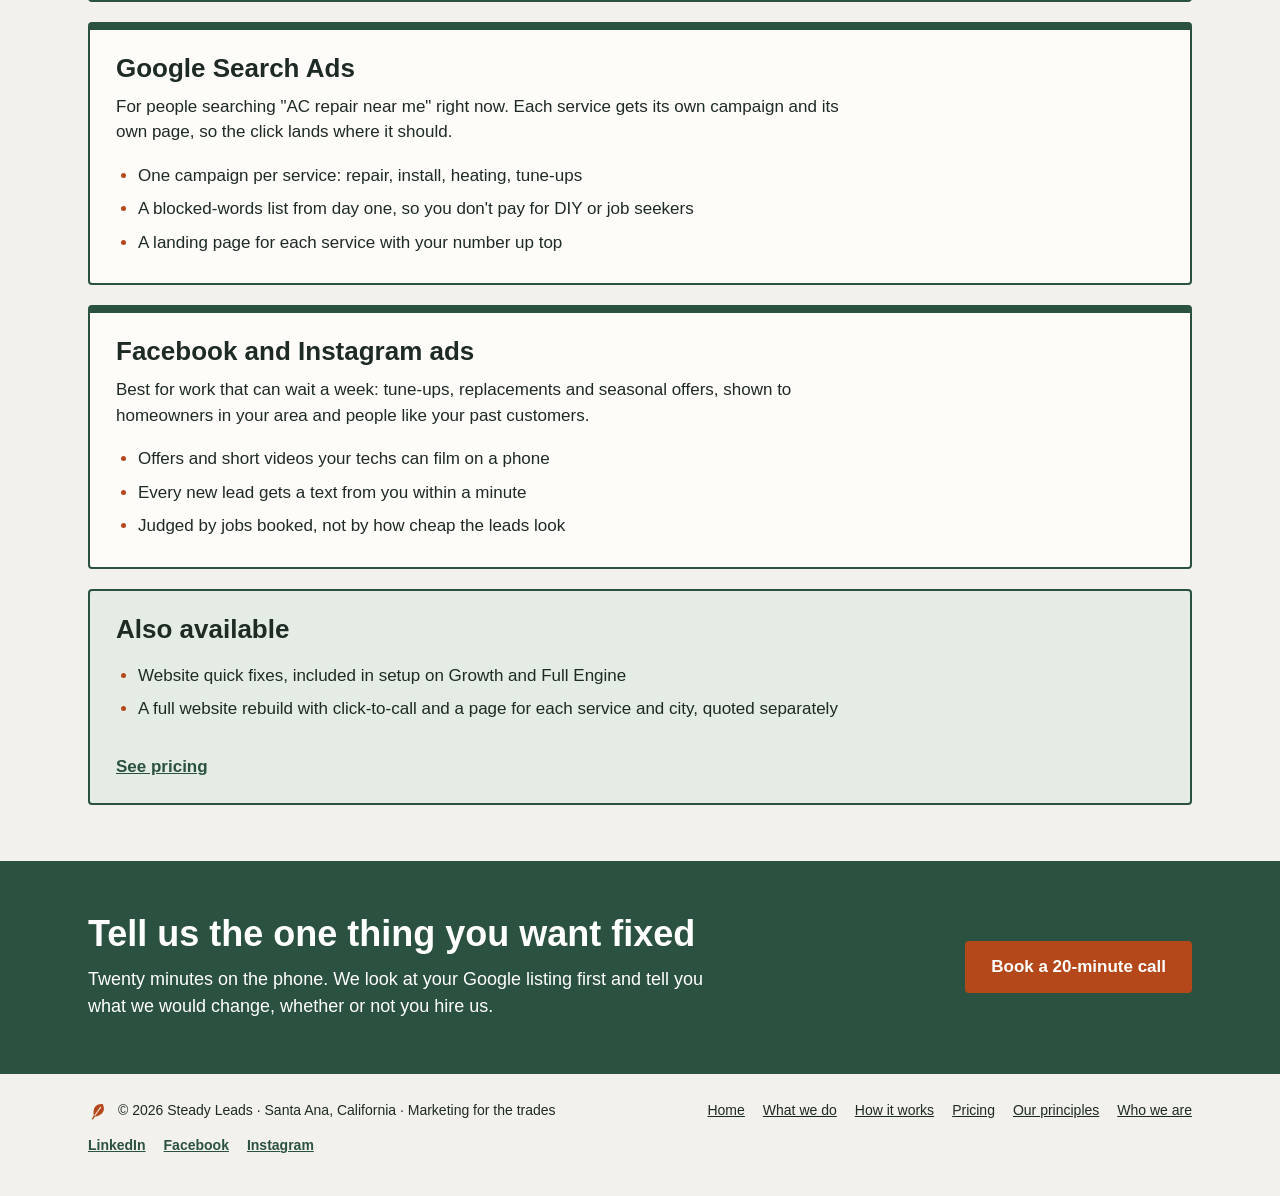
<file: what-we-do.html>
<!DOCTYPE html>
<html lang="en">
<head>
<meta charset="utf-8">
<meta name="viewport" content="width=device-width, initial-scale=1">
<title>What we do | Steady Leads</title>
<meta name="description" content="Steady Leads: marketing for the trades. Google profile, reviews, customer follow-up and Google and Facebook ads, run every week.">
<link rel="icon" href="assets/favicon.svg" type="image/svg+xml">
<link rel="stylesheet" href="site.css">
</head>
<body>
<header>
  <div class="wrap bar">
    <a class="mark" href="index.html" aria-label="Steady Leads home"><svg width="34" height="34" viewBox="0 0 24 24" aria-hidden="true"><path d="M12 2C18.5 5.5 20.5 12.5 12 20.5C3.5 12.5 5.5 5.5 12 2Z" fill="#B5481A" transform="rotate(35 12 12)"/><path d="M12 6V19" stroke="#F3F1EB" stroke-width="1.2" transform="rotate(35 12 12)"/><path d="M12 19.5V23.5" stroke="#B5481A" stroke-width="1.6" stroke-linecap="round" transform="rotate(35 12 12)"/></svg> Steady Leads</a>
    <nav aria-label="Pages"><a href="home.html" data-i18n="nav0">Home</a><a href="what-we-do.html" data-i18n="nav1" aria-current="page">What we do</a><a href="how-it-works.html" data-i18n="nav2">How it works</a><a href="pricing.html" data-i18n="nav5">Pricing</a><a href="our-principles.html" data-i18n="nav3">Our principles</a><a href="who-we-are.html" data-i18n="nav4">Who we are</a></nav>
    <div class="lang" role="group" aria-label="Language">
      <button type="button" id="lang-en" aria-pressed="true">EN</button>
      <button type="button" id="lang-es" aria-pressed="false">ES</button>
    </div>
    <a class="btn small" href="home.html#contact" data-i18n="navcta">Book a call</a>
  </div>
</header>
<main id="top">

  <div class="wrap page-head">
    <div class="eyebrow" data-i18n="eyebrow">Marketing for the trades</div>
    <h1 data-i18n="w_h">What we do</h1>
    <p class="lede" data-i18n="w_p">Three jobs done every week, plus paid ads on Google and Facebook when you are ready. Everything runs on accounts in your name.</p>
  </div>
  <div class="wrap stack pad">
    <div class="box top detail">
      <h2 data-i18n="w1h">Google Business Profile</h2>
      <p data-i18n="w1p">This is the listing people see when they search for a repair near them. Most shops set it up once and never touch it again.</p>
      <ul>
        <li data-i18n="w1a">One new post every week about a real job, a seasonal reminder or a current special</li>
        <li data-i18n="w1b">Real job photos added as your techs send them</li>
        <li data-i18n="w1c">Hours, services and service area kept correct</li>
        <li data-i18n="w1d">Your license number on anything that promotes a service</li>
      </ul>
    </div>
    <div class="box top detail">
      <h2 data-i18n="w2h">Reviews</h2>
      <p data-i18n="w2p">Reviews decide who gets the call. We make asking for them automatic and make sure none sit unanswered.</p>
      <ul>
        <li data-i18n="w2a">A short text to every customer after the job, asking for a Google review</li>
        <li data-i18n="w2b">One reminder a few days later, then we stop</li>
        <li data-i18n="w2c">A reply to every review within two business days</li>
        <li data-i18n="w2d">You see any review of three stars or less before we answer it</li>
        <li data-i18n="w2e">On Yelp we complete your page and reply to reviews. We never ask for Yelp reviews, because Yelp forbids it</li>
      </ul>
    </div>
    <div class="box top detail">
      <h2 data-i18n="w3h">Tune-up campaigns</h2>
      <p data-i18n="w3p">Your past customers already trust you. Twice a year we remind them you are there.</p>
      <ul>
        <li data-i18n="w3a">An email and a text before AC season and again before furnace season</li>
        <li data-i18n="w3b">Sent from your own number and system, so replies come to you</li>
        <li data-i18n="w3c">Only to customers who agreed to hear from you, with an easy opt-out</li>
        <li data-i18n="w3d">We count how many tune-ups get booked and report it</li>
      </ul>
    </div>
    <div class="box top detail">
      <h2 data-i18n="w5h">Google Local Services Ads</h2>
      <p data-i18n="w5p">The "Google Guaranteed" listings at the very top of search. You pay per lead, not per click, and it is usually the cheapest paid lead an HVAC shop can get.</p>
      <ul>
        <li data-i18n="w5a">We handle the setup and the background-check paperwork with you</li>
        <li data-i18n="w5b">Service types and areas set to the jobs you actually want</li>
        <li data-i18n="w5c">Bad leads disputed every week, so Google credits you back</li>
        <li data-i18n="w5d">A short phone script so more calls turn into booked jobs</li>
      </ul>
    </div>
    <div class="box top detail">
      <h2 data-i18n="w6h">Google Search Ads</h2>
      <p data-i18n="w6p">For people searching "AC repair near me" right now. Each service gets its own campaign and its own page, so the click lands where it should.</p>
      <ul>
        <li data-i18n="w6a">One campaign per service: repair, install, heating, tune-ups</li>
        <li data-i18n="w6b">A blocked-words list from day one, so you don't pay for DIY or job seekers</li>
        <li data-i18n="w6c">A landing page for each service with your number up top</li>
      </ul>
    </div>
    <div class="box top detail">
      <h2 data-i18n="w7h">Facebook and Instagram ads</h2>
      <p data-i18n="w7p">Best for work that can wait a week: tune-ups, replacements and seasonal offers, shown to homeowners in your area and people like your past customers.</p>
      <ul>
        <li data-i18n="w7a">Offers and short videos your techs can film on a phone</li>
        <li data-i18n="w7b">Every new lead gets a text from you within a minute</li>
        <li data-i18n="w7c">Judged by jobs booked, not by how cheap the leads look</li>
      </ul>
    </div>
    <div class="box detail soft">
      <h2 data-i18n="w4h">Also available</h2>
      <ul>
        <li data-i18n="w4a">Website quick fixes, included in setup on Growth and Full Engine</li>
        <li data-i18n="w4b">A full website rebuild with click-to-call and a page for each service and city, quoted separately</li>
      </ul>
      <p class="more"><a href="pricing.html" data-i18n="see_pr">See pricing</a></p>
    </div>
  </div>
  <section class="contact">
    <div class="wrap cta-row">
      <div>
        <h2 data-i18n="cta_h">Tell us the one thing you want fixed</h2>
        <p data-i18n="cta_p">Twenty minutes on the phone. We look at your Google listing first and tell you what we would change, whether or not you hire us.</p>
      </div>
      <a class="btn orange" href="home.html#contact" data-i18n="cta1">Book a 20-minute call</a>
    </div>
  </section>
</main>
<footer>
  <div class="wrap foot">
    <div class="foot-brand"><svg width="20" height="20" viewBox="0 0 24 24" aria-hidden="true"><path d="M12 2C18.5 5.5 20.5 12.5 12 20.5C3.5 12.5 5.5 5.5 12 2Z" fill="#B5481A" transform="rotate(35 12 12)"/><path d="M12 6V19" stroke="#F3F1EB" stroke-width="1.2" transform="rotate(35 12 12)"/><path d="M12 19.5V23.5" stroke="#B5481A" stroke-width="1.6" stroke-linecap="round" transform="rotate(35 12 12)"/></svg> <span>© 2026 Steady Leads · Santa Ana, California · <span data-i18n="foot">Marketing for the trades</span></span></div>
    <div class="foot-links"><a href="home.html" data-i18n="nav0">Home</a><a href="what-we-do.html" data-i18n="nav1">What we do</a><a href="how-it-works.html" data-i18n="nav2">How it works</a><a href="pricing.html" data-i18n="nav5">Pricing</a><a href="our-principles.html" data-i18n="nav3">Our principles</a><a href="who-we-are.html" data-i18n="nav4">Who we are</a></div>
    <div class="foot-links social" aria-label="Social media">
      <a href="#" data-social="linkedin">LinkedIn</a>
      <a href="#" data-social="facebook">Facebook</a>
      <a href="#" data-social="instagram">Instagram</a>
    </div>
  </div>
</footer>
<script src="site.js"></script>
</body>
</html>
</file>
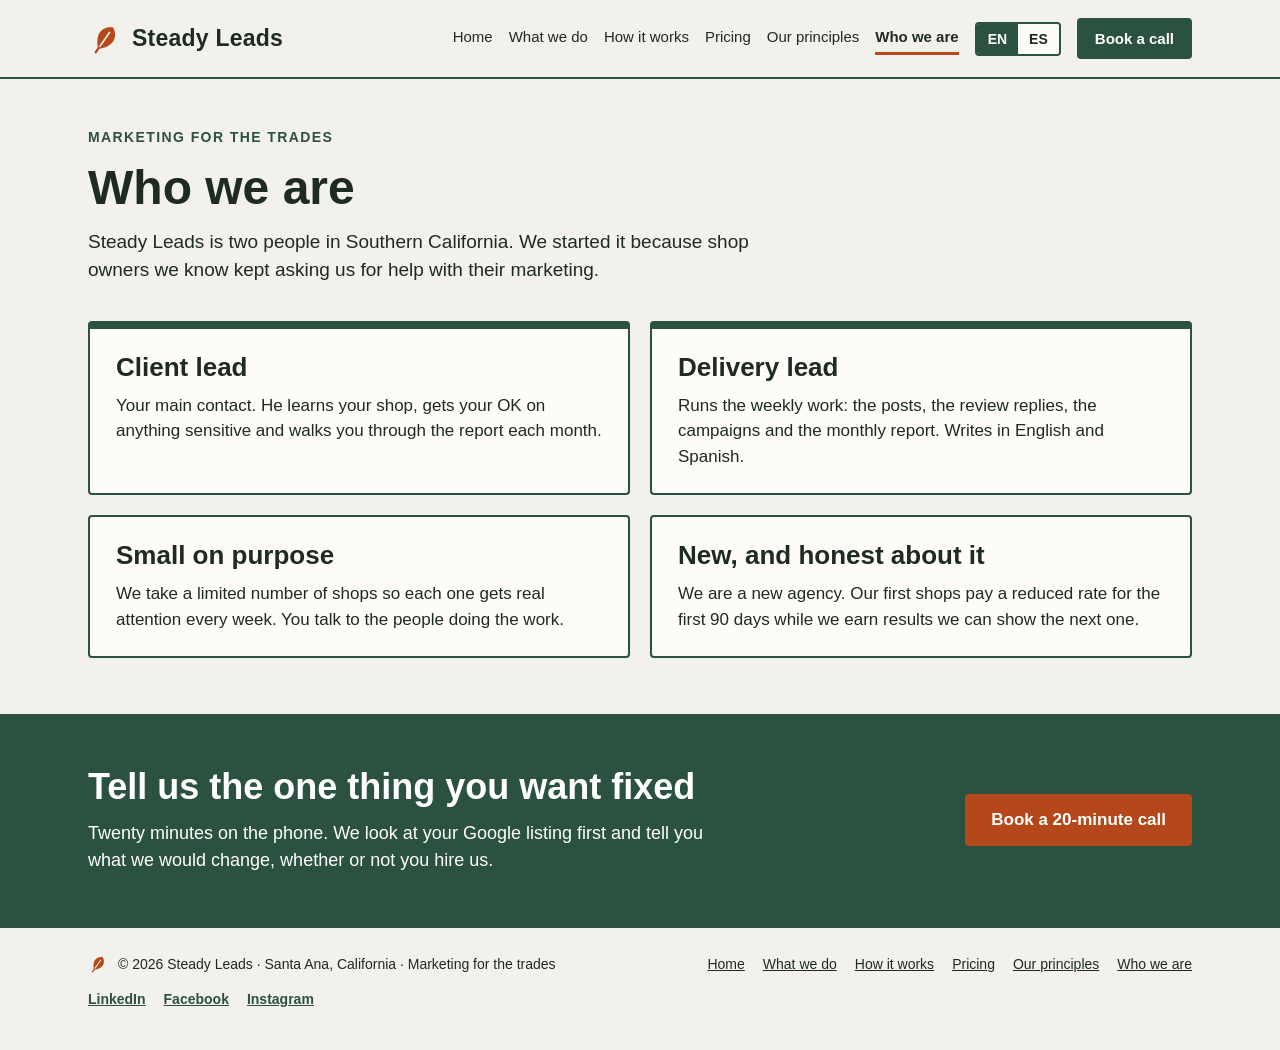
<file: who-we-are.html>
<!DOCTYPE html>
<html lang="en">
<head>
<meta charset="utf-8">
<meta name="viewport" content="width=device-width, initial-scale=1">
<title>Who we are | Steady Leads</title>
<meta name="description" content="Steady Leads: marketing for the trades. Google profile, reviews, customer follow-up and Google and Facebook ads, run every week.">
<link rel="icon" href="assets/favicon.svg" type="image/svg+xml">
<link rel="stylesheet" href="site.css">
</head>
<body>
<header>
  <div class="wrap bar">
    <a class="mark" href="index.html" aria-label="Steady Leads home"><svg width="34" height="34" viewBox="0 0 24 24" aria-hidden="true"><path d="M12 2C18.5 5.5 20.5 12.5 12 20.5C3.5 12.5 5.5 5.5 12 2Z" fill="#B5481A" transform="rotate(35 12 12)"/><path d="M12 6V19" stroke="#F3F1EB" stroke-width="1.2" transform="rotate(35 12 12)"/><path d="M12 19.5V23.5" stroke="#B5481A" stroke-width="1.6" stroke-linecap="round" transform="rotate(35 12 12)"/></svg> Steady Leads</a>
    <nav aria-label="Pages"><a href="home.html" data-i18n="nav0">Home</a><a href="what-we-do.html" data-i18n="nav1">What we do</a><a href="how-it-works.html" data-i18n="nav2">How it works</a><a href="pricing.html" data-i18n="nav5">Pricing</a><a href="our-principles.html" data-i18n="nav3">Our principles</a><a href="who-we-are.html" data-i18n="nav4" aria-current="page">Who we are</a></nav>
    <div class="lang" role="group" aria-label="Language">
      <button type="button" id="lang-en" aria-pressed="true">EN</button>
      <button type="button" id="lang-es" aria-pressed="false">ES</button>
    </div>
    <a class="btn small" href="home.html#contact" data-i18n="navcta">Book a call</a>
  </div>
</header>
<main id="top">

  <div class="wrap page-head">
    <div class="eyebrow" data-i18n="eyebrow">Marketing for the trades</div>
    <h1 data-i18n="a_h">Who we are</h1>
    <p class="lede" data-i18n="a_p">Steady Leads is two people in Southern California. We started it because shop owners we know kept asking us for help with their marketing.</p>
  </div>
  <div class="wrap two pad">
    <div class="box top detail"><h2 data-i18n="a1h">Client lead</h2><p data-i18n="a1p">Your main contact. He learns your shop, gets your OK on anything sensitive and walks you through the report each month.</p></div>
    <div class="box top detail"><h2 data-i18n="a2h">Delivery lead</h2><p data-i18n="a2p">Runs the weekly work: the posts, the review replies, the campaigns and the monthly report. Writes in English and Spanish.</p></div>
    <div class="box detail"><h2 data-i18n="a3h">Small on purpose</h2><p data-i18n="a3p">We take a limited number of shops so each one gets real attention every week. You talk to the people doing the work.</p></div>
    <div class="box detail"><h2 data-i18n="a4h">New, and honest about it</h2><p data-i18n="a4p">We are a new agency. Our first shops pay a reduced rate for the first 90 days while we earn results we can show the next one.</p></div>
  </div>
  <section class="contact">
    <div class="wrap cta-row">
      <div>
        <h2 data-i18n="cta_h">Tell us the one thing you want fixed</h2>
        <p data-i18n="cta_p">Twenty minutes on the phone. We look at your Google listing first and tell you what we would change, whether or not you hire us.</p>
      </div>
      <a class="btn orange" href="home.html#contact" data-i18n="cta1">Book a 20-minute call</a>
    </div>
  </section>
</main>
<footer>
  <div class="wrap foot">
    <div class="foot-brand"><svg width="20" height="20" viewBox="0 0 24 24" aria-hidden="true"><path d="M12 2C18.5 5.5 20.5 12.5 12 20.5C3.5 12.5 5.5 5.5 12 2Z" fill="#B5481A" transform="rotate(35 12 12)"/><path d="M12 6V19" stroke="#F3F1EB" stroke-width="1.2" transform="rotate(35 12 12)"/><path d="M12 19.5V23.5" stroke="#B5481A" stroke-width="1.6" stroke-linecap="round" transform="rotate(35 12 12)"/></svg> <span>© 2026 Steady Leads · Santa Ana, California · <span data-i18n="foot">Marketing for the trades</span></span></div>
    <div class="foot-links"><a href="home.html" data-i18n="nav0">Home</a><a href="what-we-do.html" data-i18n="nav1">What we do</a><a href="how-it-works.html" data-i18n="nav2">How it works</a><a href="pricing.html" data-i18n="nav5">Pricing</a><a href="our-principles.html" data-i18n="nav3">Our principles</a><a href="who-we-are.html" data-i18n="nav4">Who we are</a></div>
    <div class="foot-links social" aria-label="Social media">
      <a href="#" data-social="linkedin">LinkedIn</a>
      <a href="#" data-social="facebook">Facebook</a>
      <a href="#" data-social="instagram">Instagram</a>
    </div>
  </div>
</footer>
<script src="site.js"></script>
</body>
</html>
</file>
<file: site.css>
/* Steady Leads. One simple column of plain sections, squared boxes with dark green edges on off-white.
   Fonts are web-safe: Trebuchet MS headings, Tahoma text. Light theme by choice. */
:root {
  color-scheme: light;
  --bg: #F3F1EB;
  --card: #FDFCF8;
  --soft: #E4ECE3;
  --ink: #1E2A24;
  --green: #2B5140;
  --green-dark: #1F3D30;
  --orange: #B5481A;
  --head: "Trebuchet MS", "Lucida Grande", "Lucida Sans Unicode", sans-serif;
  --body: Tahoma, Geneva, Verdana, sans-serif;
}
* { box-sizing: border-box; }
html { scroll-behavior: smooth; }
@media (prefers-reduced-motion: reduce) { html { scroll-behavior: auto; } }
body { margin: 0; background: var(--bg); color: var(--ink); font-family: var(--body); font-size: 17px; line-height: 1.5; }
h1, h2, h3 { font-family: var(--head); margin: 0; text-wrap: balance; }
p { margin: 0; }
a { color: var(--green); }
:focus-visible { outline: 3px solid var(--orange); outline-offset: 2px; }
.wrap { max-width: 1200px; margin: 0 auto; padding-left: 48px; padding-right: 48px; }

header { border-bottom: 2px solid var(--green); background: var(--bg); position: sticky; top: 0; z-index: 5; }
.bar { display: flex; align-items: center; gap: 22px; flex-wrap: wrap; padding-top: 18px; padding-bottom: 18px; }
.mark { display: flex; align-items: center; gap: 10px; text-decoration: none; color: var(--ink); font-family: var(--head); font-size: 26px; font-weight: 700; letter-spacing: .01em; }
nav { display: flex; gap: 24px; margin-left: auto; flex-wrap: wrap; }
nav a { color: var(--ink); text-decoration: none; font-size: 16px; padding: 4px 0; border-bottom: 3px solid transparent; }
nav a:hover { border-bottom-color: var(--green); }
nav a[aria-current="page"] { border-bottom-color: var(--orange); font-weight: 700; }
.lang { display: flex; border: 2px solid var(--green); border-radius: 4px; overflow: hidden; }
.lang button { font: 700 14px var(--body); padding: 7px 11px; border: 0; background: var(--card); color: var(--ink); cursor: pointer; }
.lang button[aria-pressed="true"] { background: var(--green); color: #fff; }
.btn { display: inline-block; font: 700 17px var(--body); padding: 14px 24px; border-radius: 4px; border: 2px solid var(--green); background: var(--green); color: #fff; text-decoration: none; cursor: pointer; }
.btn:hover { background: var(--green-dark); border-color: var(--green-dark); }
.btn.light { background: var(--card); color: var(--ink); }
.btn.light:hover { background: #ECE9DF; border-color: var(--green); }
.btn.small { font-size: 16px; padding: 11px 20px; }
.btn.orange { background: var(--orange); border-color: var(--orange); }
.btn.orange:hover { background: #9A3C14; border-color: #9A3C14; }

.hero { padding-top: 56px; padding-bottom: 40px; display: flex; flex-direction: column; gap: 18px; }
.page-head { padding-top: 48px; padding-bottom: 36px; display: flex; flex-direction: column; gap: 14px; }
.eyebrow { font-size: 14px; font-weight: 700; letter-spacing: .1em; text-transform: uppercase; color: var(--green); }
h1 { font-size: clamp(38px, 5.6vw, 58px); line-height: 1.08; max-width: 15em; }
.page-head h1 { font-size: clamp(34px, 4.6vw, 48px); }
h1 em { font-style: normal; color: var(--orange); white-space: nowrap; }
.lede { font-size: 19px; max-width: 36em; }
.row { display: flex; gap: 14px; flex-wrap: wrap; margin-top: 8px; }

.three { display: grid; grid-template-columns: repeat(3, 1fr); gap: 20px; }
.two { display: grid; grid-template-columns: repeat(2, 1fr); gap: 20px; }
.stack { display: flex; flex-direction: column; gap: 20px; }
.pad { padding-bottom: 56px; }
.topgap { padding-top: 40px; }
.box { background: var(--card); border: 2px solid var(--green); border-radius: 4px; padding: 20px 22px; }
.box.top { border-top-width: 8px; }
.box.soft { background: var(--soft); }
.box h3 { font-size: 21px; margin-bottom: 8px; }
.box p { font-size: 16px; line-height: 1.45; }
.detail { padding: 24px 26px; }
.detail h2 { font-size: 26px; margin-bottom: 10px; }
.detail p { font-size: 17px; line-height: 1.5; max-width: 44em; }
.detail ul { margin: 14px 0 0; padding-left: 22px; max-width: 46em; }
.detail li { padding: 4px 0; }
.detail li::marker { color: var(--orange); }
.scroll { overflow-x: auto; }
table { border-collapse: collapse; width: 100%; margin-top: 6px; }
th, td { text-align: left; vertical-align: top; padding: 10px 12px 10px 0; border-bottom: 1px solid #B9C4BB; font-size: 16px; }
tr:last-child th, tr:last-child td { border-bottom: 0; }
th { width: 170px; font-family: var(--head); color: var(--green); white-space: nowrap; }

.band { background: var(--card); border-top: 2px solid var(--green); border-bottom: 2px solid var(--green); padding: 52px 0; }
h2 { font-size: clamp(28px, 3.6vw, 36px); line-height: 1.15; }
.steps { list-style: none; margin: 28px 0 0; padding: 0; display: grid; grid-template-columns: repeat(4, 1fr); gap: 24px; }
.steps li { border-top: 4px solid var(--orange); padding-top: 14px; }
.steps .n { font-size: 14px; font-weight: 700; color: var(--orange); }
.steps h3 { font-size: 20px; margin: 6px 0 8px; }
.steps p { font-size: 16px; line-height: 1.45; }
.more { margin-top: 28px; font-weight: 700; }

.contact { background: var(--green); color: #fff; padding: 52px 0; }
.contact-grid { display: grid; grid-template-columns: 1fr 1fr; gap: 40px; align-items: start; }
.cta-row { display: flex; align-items: center; gap: 40px; flex-wrap: wrap; }
.cta-row > div { flex: 1 1 420px; }
.contact p { font-size: 18px; margin-top: 12px; max-width: 36em; }
.contact .es { font-size: 16px; font-weight: 700; }
.reach { list-style: none; margin: 18px 0 0; padding: 0; font-size: 17px; }
.reach li { padding: 6px 0; }
.reach a { color: #fff; }
.setup { margin-top: 16px; padding: 12px 14px; border: 2px dashed #fff; border-radius: 4px; font-size: 14px; }
form { background: var(--card); color: var(--ink); border: 2px solid var(--ink); border-radius: 4px; padding: 22px; display: grid; grid-template-columns: 1fr 1fr; gap: 14px; }
.field { display: flex; flex-direction: column; gap: 6px; }
.field.wide, .actions, .status { grid-column: 1 / -1; }
label { font-size: 14px; font-weight: 700; }
input, textarea { font: 400 16px var(--body); color: var(--ink); padding: 10px 12px; border: 2px solid var(--green); border-radius: 4px; background: #fff; width: 100%; }
textarea { min-height: 84px; resize: vertical; }
.actions { display: flex; gap: 12px; flex-wrap: wrap; }
.status { font-size: 15px; min-height: 1.4em; }

footer { padding: 26px 0 40px; font-size: 14px; border-top: 2px solid var(--green); }
.contact + footer { border-top: 0; }
.foot { display: flex; gap: 14px 32px; align-items: center; flex-wrap: wrap; }
.foot-brand { display: flex; gap: 10px; align-items: center; margin-right: auto; }
.foot-links { display: flex; gap: 18px; flex-wrap: wrap; }
.foot-links a { color: var(--ink); }
.foot-links.social a { font-weight: 700; color: var(--green); }

.plan { display: flex; flex-direction: column; gap: 6px; }
.plan.pick { border-color: var(--orange); }
.tag { align-self: flex-start; font-size: 13px; font-weight: 700; letter-spacing: .06em; text-transform: uppercase; color: #fff; background: var(--orange); padding: 4px 10px; border-radius: 3px; margin-bottom: 6px; }
.box .price, .detail .price { font-family: var(--head); font-size: 38px; font-weight: 700; color: var(--green); line-height: 1.1; }
.price small { font-family: var(--body); font-size: 16px; font-weight: 400; color: var(--ink); margin-left: 4px; }
.detail .founding { font-size: 15px; font-weight: 700; color: var(--orange); }
.detail .note { margin-top: 16px; font-size: 15px; }

@media (max-width: 1320px) {
  .bar { gap: 16px; }
  nav { gap: 16px; }
  nav a { font-size: 15px; }
  .mark { font-size: 23px; }
  .btn.small { padding: 10px 16px; font-size: 15px; }
}
@media (max-width: 960px) {
  .wrap { padding-left: 20px; padding-right: 20px; }
  .three, .two, .contact-grid { grid-template-columns: 1fr; }
  .steps { grid-template-columns: 1fr 1fr; }
  nav { order: 5; width: 100%; margin-left: 0; gap: 18px; }
  .lang { margin-left: auto; }
}
@media (max-width: 480px) {
  .steps, form { grid-template-columns: 1fr; }
  .hero { padding-top: 36px; }
  .mark { font-size: 22px; }
  th { width: auto; white-space: normal; }
}
</file>
